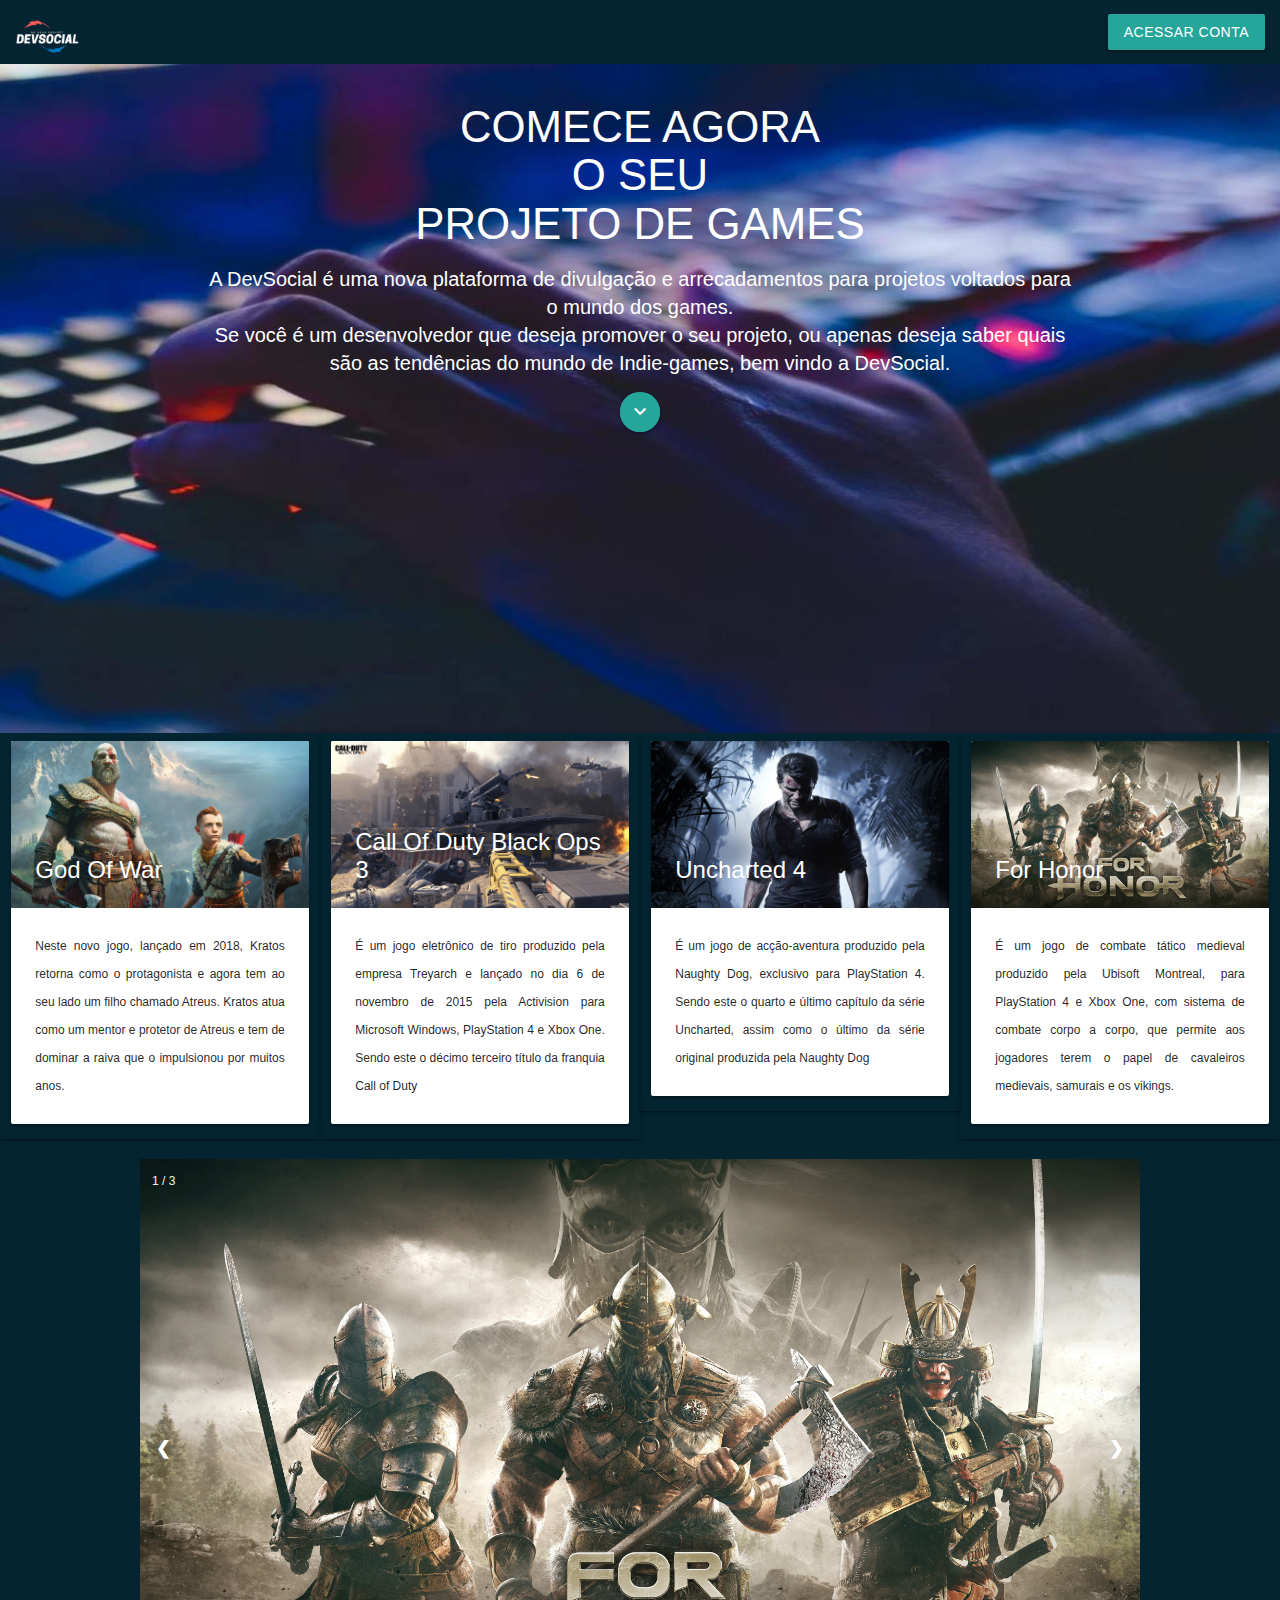
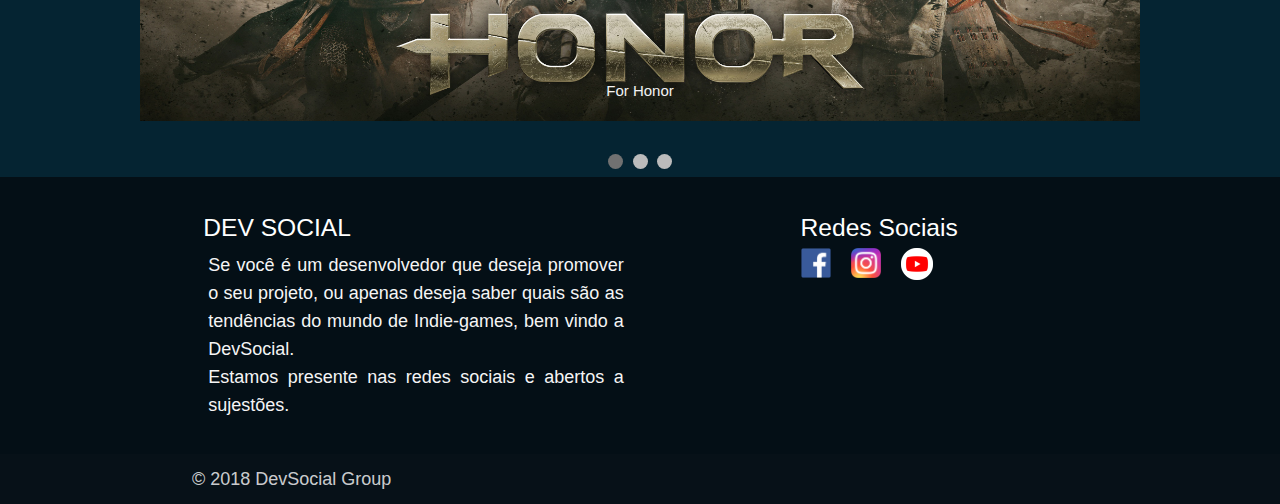
<file: index.html>
<?php
session_start();
?>
<!DOCTYPE html>
<html lang="pt-br">
<head>
    <meta charset="utf-8">
    <meta name="viewport" content="width=device-width, initial-scale=1.0">
    <link rel="stylesheet" type="text/css" href="css/style.css">
    <link href="https://fonts.googleapis.com/css?family=Archivo+Narrow|Cairo|Comfortaa|Cuprum|Yanone+Kaffeesatz" rel="stylesheet">
    <link rel="stylesheet" type="text/css" href="css/materialize.css">
    <link href="https://fonts.googleapis.com/css?family=Roboto" rel="stylesheet">
    <link href="https://fonts.googleapis.com/icon?family=Material+Icons" rel="stylesheet">
    <link rel="shortcut icon" type="image/png" href="img/logo.png">
    <link rel="stylesheet" type="text/css" href="css/cadastro.css">
    <link href="js/java.js">
    <title>Dev Social</title>
</head>
    <style>
        <!-- slide -->
        <!-- #VemProFut -->
        <!-- tesste -->
        * {box-sizing: border-box}
        body {font-family: Verdana, sans-serif; margin:0}
        .mySlides {display: none}   
        img {vertical-align: middle;}
        
        /* Slideshow container */
        .slideshow-container {
            max-width: 1000px;
            position: relative;
            margin: auto;
        }
        
        /* Next & previous buttons */
        .prev, .next {
            cursor: pointer;
            position: absolute;
            top: 50%;
            width: auto;
            padding: 16px;
            margin-top: -22px;
            color: white;
            font-weight: bold;
            font-size: 18px;
            transition: 0.6s ease;
            border-radius: 0 3px 3px 0;
        }
        
        /* Position the "next button" to the right */
        .next {
            right: 0;
            border-radius: 3px 0 0 3px;
        }
        
        /* On hover, add a black background color with a little bit see-through */
        .prev:hover, .next:hover {
            background-color: rgba(0,0,0,0.8);
        }
        
        /* Caption text */
        .text {
            color: #f2f2f2;
            font-size: 15px;
            padding: 8px 12px;
            position: absolute;
            bottom: 8px;
            width: 100%;
            text-align: center;
        }
        
        /* Number text (1/3 etc) */
        .numbertext {
            color: #f2f2f2;
            font-size: 12px;
            padding: 8px 12px;
            position: absolute;
            top: 0;
        }
        
        /* The dots/bullets/indicators */
        .dot {
            cursor: pointer;
            height: 15px;
            width: 15px;
            margin: 0 2px;
            background-color: #bbb;
            border-radius: 50%;
            display: inline-block;
            transition: background-color 0.6s ease;
        }
        .active, .dot:hover {
            background-color: #717171;
        }
        
        /* Fading animation */
        .fade {
            -webkit-animation-name: fade;
            -webkit-animation-duration: 1.5s;
            animation-name: fade;
            animation-duration: 1.5s;
        }
        
        @-webkit-keyframes fade {
            from {opacity: .4} 
            to {opacity: 1}
        }
        
        @keyframes fade {
            from {opacity: .4} 
            to {opacity: 1}
        }
        
        /* On smaller screens, decrease text size */
        @media only screen and (max-width: 300px) {
            .prev, .next,.text {font-size: 11px}
        }
    <!-- slide -->
        
    </style>
    
 
<body>
    <!-- pagina inicial-->
    <!-- vemprofut-->
    <div class="pagina_incial">
        <div class="acessar">
      <!-- Menu -->
            <nav>  
                <div class="nav-wrapper">
                    <a href="#" class="brand-logo"><img src="img/logo.png" width="95px"></a>
                    <ul id="nav-mobile" class="right hide-on-med-and-down">
                        <li><a href="#jogos"><i class="material-icons"></i></a></li>                
                        <li><a class="waves-effect waves-light btn modal-trigger" href="cadastro.html">Acessar Conta</a></li>
                        
                    </ul>
                </div>
            </nav>
            
        </div>
        <div class="texto"><center><h3>COMECE AGORA<br>O SEU<br>PROJETO DE GAMES</h3></center>
            <div class="paragrafo"><p>A DevSocial é uma nova plataforma de divulgação e arrecadamentos para projetos voltados para o mundo dos games.<br>
                Se você é um desenvolvedor que deseja promover o seu projeto, ou apenas deseja saber quais são as tendências do mundo de Indie-games, bem vindo a DevSocial.</p>
                <a href="#jogos" class="btn-floating pulse"><i class="material-icons">keyboard_arrow_down</i></a>
            </div>
        </div>
        
        <img class="imagem" src="img/pagina_incial.jpg" width="1349" height="669">
    </div>
    <!-- cards -->
    <section id="jogos">
        <div class="cards">
            <div class="row">
                <div class="col s12 m3 m3 z-depth-1">
                    <div class="card grow">
                        <div class="card-image">
                            <img src="img/4.jpg">
                            <span class="card-title">God Of War</span>
                            
                        </div>
                        <div class="card-content">
                            <p class="texto-card">Neste novo jogo, lançado em 2018, Kratos retorna como o protagonista e agora tem ao seu lado um filho chamado Atreus. Kratos atua como um mentor e protetor de Atreus e tem de dominar a raiva que o impulsionou por muitos anos.</p>
                        </div>
                    </div>
                </div>
                <div class="col s12 m3 m3 z-depth-1">
                    <div class="card grow">
                        <div class="card-image">
                            <img src="img/Black-Ops-3-3.png">
                            <span class="card-title">Call Of Duty Black Ops 3</span>
                            
                        </div>
                        <div class="card-content">
                            <p class="texto-card">É um jogo eletrônico de tiro produzido pela empresa Treyarch e lançado no dia 6 de novembro de 2015 pela Activision para Microsoft Windows, PlayStation 4 e Xbox One. Sendo este o décimo terceiro título da franquia Call of Duty</p>
                        </div>
                    </div>
                </div>
                <div class="col s12 m3 m3 z-depth-1">
                    <div class="card grow">
                        <div class="card-image">
                            <img src="img/U4_Pack_Art_Final_1421239047_Crop.jpg">
                            <span class="card-title">Uncharted 4</span>
                            
                        </div>
                        <div class="card-content">
                            <p class="texto-card">É um jogo de acção-aventura produzido pela Naughty Dog, exclusivo para PlayStation 4. Sendo este o quarto e último capítulo da série Uncharted, assim como o último da série original produzida pela Naughty Dog</p>
                        </div>
                    </div>
                </div>
                <div class="col s12 m3 z-depth-1">
                    
                    <div class="card grow">
                        <div class="card-image">
                            <img src="img/For-Honor-Xbox-game_3840x2160.jpg">
                            <span class="card-title">For Honor</span>
                            
                        </div>
                        <div class="card-content">
                            <p class="texto-card">É um jogo de combate tático medieval produzido pela Ubisoft Montreal, para PlayStation 4 e Xbox One, com sistema de combate corpo a corpo, que permite aos jogadores terem o papel de cavaleiros medievais, samurais e os vikings.</p>
                        </div>
                    </div>
                </div>
            </div>
        </div>
    </section>
    <!-- slide -->
    <section class="slide">
        
        <div class="slideshow-container">
            
            <div class="mySlides fade">
                <div class="numbertext">1 / 3</div>
                <img src="img/For-Honor-Xbox-game_3840x2160.jpg" style="width: 100%">
                <div class="text">For Honor</div>
            </div>
            
            <div class="mySlides fade">
                <div class="numbertext">2 / 3</div>
                <img src="img/unnamed.jpg" style="width: 100%">
                <div class="text">COD</div>
            </div>
            
            <div class="mySlides fade">
                <div class="numbertext">3 / 3</div>
                <img src="img/jc4_1_hq.jpg" style="width: 100%">
                <div class="text">Just Cause 4</div>
            </div>
            
            <a class="prev" onclick="plusSlides(-1)">&#10094;</a>
            <a class="next" onclick="plusSlides(1)">&#10095;</a>
        </div>
        
        <br>
        
        <div style="text-align:center">
            <span class="dot" onclick="currentSlide(1)"></span> 
            <span class="dot" onclick="currentSlide(2)"></span> 
            <span class="dot" onclick="currentSlide(3)"></span> 
        </div>
    </section>
        <!--rodapé-->
    <footer class="page-footer">
          <div class="container">
            <div class="row">
              <div class="col l6 s12">
                <h5 class="white-text">DEV SOCIAL</h5>
                <p class="grey-text text-lighten-4" id="texto">
                    Se você é um desenvolvedor que deseja promover o seu projeto, ou apenas deseja saber quais são as tendências do mundo de Indie-games, bem vindo a DevSocial.<br>
                    Estamos presente nas redes sociais e abertos a sujestões.
                  </p>
              </div>
              <div class="col l4 offset-l2 s12">
                <h5 class="white-text">Redes Sociais</h5>
                <ul>
                  <li><a id="face" class="grey-text text-lighten-3" href="https://www.facebook.com/Dev-Social-461972417657193/" target="_blank"><img src="img/2000px-F_icon.svg.png" width="30px"></a></li>
                  <li><a id="insta" class="grey-text text-lighten-3" href="https://www.instagram.com/devsocial20/?hl=pt-br" target="_blank"><img src="img/1000px-Instagram_logo_2016.svg.png" width="30px"></a></li>
                  <li><a  id="you" class="grey-text text-lighten-3" href="https://www.youtube.com/" target="_blank"><img src="img/2000px-YouTube_social_white_circle_(2017).svg.png" width="32,5px"></a></li>
                </ul>
              </div>
            </div>
          </div>
          <div class="footer-copyright">
            <div class="container">
            © 2018 DevSocial Group
            </div>
          </div>
    </footer>
            
    <script>
       var slideIndex = 1;
        showSlides(slideIndex);
        
        function plusSlides(n) {
            showSlides(slideIndex += n);
        }
        
        function currentSlide(n) {
            showSlides(slideIndex = n);
        }
        
        function showSlides(n) {
            var i;
            var slides = document.getElementsByClassName("mySlides");
            var dots = document.getElementsByClassName("dot");
            if (n > slides.length) {slideIndex = 1}    
            if (n < 1) {slideIndex = slides.length}
            for (i = 0; i < slides.length; i++) {
                slides[i].style.display = "none";  
            }
            for (i = 0; i < dots.length; i++) {
                dots[i].className = dots[i].className.replace(" active", "");
            }
            
            slides[slideIndex-1].style.display = "block";  
            dots[slideIndex-1].className += " active";
        }
        
         
         document.addEventListener('DOMContentLoaded', function() {
             var elems = document.querySelectorAll('.modal');
             var instance = M.Modal.getInstance(elem);
         });
        $(document).ready(function(){
            $('.modal').modal();
        });
        
        function logout(){
			$.ajax({
                  url: "php/logout.php",
				  method: "POST",
                  dataType: "json",
                  success: function(retorno){
                      if(retorno.deucerto){
                        location.reload();
					  }else{
                        alert('Deu ruim!');
                      }
                  }
            });
		}
    </script>
</body>
</html>
</file>
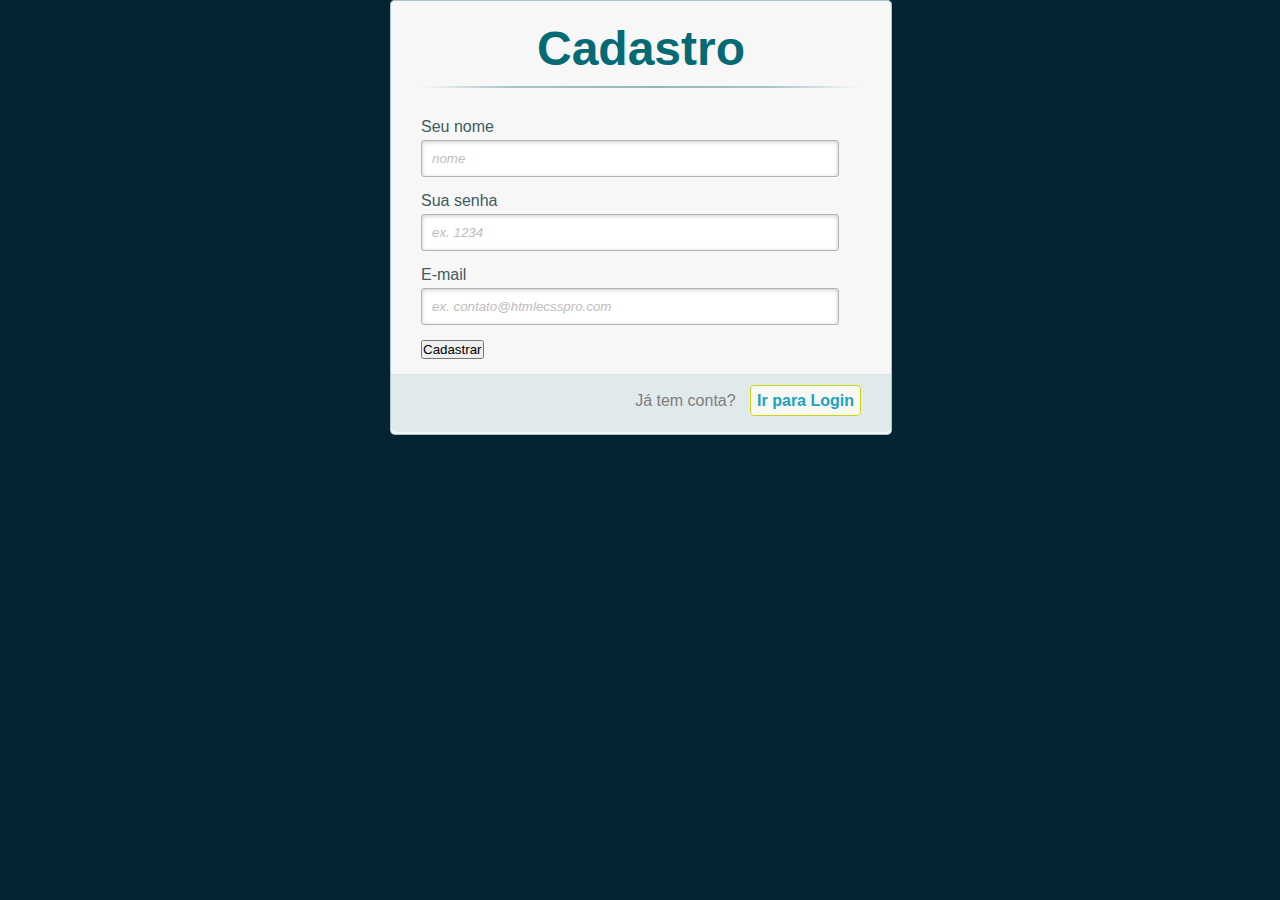
<file: cadastro.html>
<?php
require 'php/verifica-sessao.php';
?>
<html>
<head>
  <meta charset="UTF-8" />
  <title>Cadastro</title>
  <meta name="viewport" content="width=device-width, initial-scale=1.0"> 
  <link rel="stylesheet" type="text/css" href="css/cadastro.css" />
    <link rel="shortcut icon" type="image/png" href="img/logo.png">
    <script src="https://ajax.googleapis.com/ajax/libs/jquery/3.3.1/jquery.min.js"></script>
</head>
    <script>
        function cadastrar(){
            var nome = $('#nome').val();
            var senha = $('#senha').val();
            var email = $('#email').val();
            
            //$('#cadastro').val('');
        
        
        $.ajax({
            url: "php/adicionar-cadastro.php", method: "POST",
            dataType: "json", //tipo de retorno.
            data: {"nome_cad":nome, "senha_cad":senha, "email_cad":email},
            success: function(retorno){
            if(retorno.deucerto){
                window.location.href = "index.html";
            }else{   
                
            }
            }
        });
        }
        function login(){
			var user = $('#user').val();
			var pass = $('#pass').val();
			$.ajax({
                  url: "php/login.php",
				  method: "POST",
                  dataType: "json",
                  data: {'user':user, 'pass': pass},
                  success: function(retorno){
                      if(retorno.deucerto){
                        location.reload();
					  }else{
                        alert(retorno.mensagem);
                      }
                  }
            });
		}
		
		function logout(){
			$.ajax({
                  url: "php/logout.php",
				  method: "POST",
                  dataType: "json",
                  success: function(retorno){
                      if(retorno.deucerto){
                        location.reload();
					  }else{
                        alert('Deu ruim!');
                      }
                  }
            });
        }
    </script>
<body>
  <div class="container" >
    <a class="links" id="paracadastro"></a>
    <a class="links" id="paralogin"></a>
     
    <div class="content">      
      <!--FORMULÁRIO DE LOGIN-->
      <div id="login">
          <h1>Login</h1> 
          <p> 
            <label for="nome_login">Seu nome</label>
            <input id="user1" name="nome_login" required="required" type="text" placeholder="ex. contato@htmlecsspro.com"/>
          </p>
           
          <p> 
            <label for="senha_cad">Sua senha</label>
            <input id="pass1" name="senha" required="required" type="password" placeholder="ex. senha" /> 
          </p>
           
          <p> 
            <input type="checkbox" name="manterlogado" id="manterlogado" value="" /> 
            <label for="manterlogado">Manter-me logado</label>
          </p>
           
          <p> 
            <input type="submit" onclick="login()" value="Logar" /> 
          </p>
           
          <p class="link">
            Ainda não tem conta?
            <a href="#paracadastro">Cadastre-se</a>
          </p>
      </div>
 
      <!--FORMULÁRIO DE CADASTRO-->
      <div id="cadastro"> 
          <h1>Cadastro</h1> 
           
          <p> 
            <label for="nome">Seu nome</label>
            <input id="nome" name="nome_cad" required="required" type="text" placeholder="nome" />
          </p>
        
          <p> 
            <label for="senha">Sua senha</label>
            <input id="senha" name="senha_cad" required="required" type="password" placeholder="ex. 1234"/>
          </p>
           <p> 
            <label for="email">E-mail</label>
            <input id="email" name="nome_mail" required="required" type="text" placeholder="ex. contato@htmlecsspro.com"/>
          </p>
          <p> 
              <button onclick="cadastrar()" id="button_cad">Cadastrar</button> 
          </p>
           
          <p class="link">  
            Já tem conta?
            <a href="#paralogin"> Ir para Login </a>
          </p>
      </div>
    </div>
  </div>
    <script>
    </script>
</body>
</html>
</file>
<file: css/style.css>
body {
    display: flex;
    min-height: 100vh;
    flex-direction: column;
  }

  main {
    flex: 1 0 auto;
  }

footer {
    padding-top: 20px;
    color: #fff;''
    background-color: #6ea7ee;
    padding-bottom: -40px;
}
.texto{
    color: white;
    position: absolute;
    text-align: center;
    margin-top:  10px;
    margin-left: 200px;
    font-family: 'roboto';
    font-size: 20px;
    margin-right: 200px;
}
.pagina_inicial .texto .paragrafo{
    font-size: 12px;
    text-align: center;
    margin-left: 100px;
    margin-right: -20px;
}

html, body {
  font-family: Open Sans;
  font-size: 18px;
  line-height: 28px;
}

h1 {
  letter-spacing: -15px;
  font-family: Open Sans;
  color: white;
  text-align: center;
  font-size: 200px;
  font-weight: 800;
  line-height: 200px;
}

.MainContainer {
  perspective: 1px;
  transform-style: preserve-3d;
  height: 100vh;
  overflow-x: hidden;
  overflow-y: scroll;
}

.ContentContainer {
  position: relative;
  display: block;
  background-color: white;
  z-index: 1;
}

.Content {
  max-width: 750px;
  margin: 0 auto;
  padding: 75px 0;
  
}

p {
  margin: 5px;
}
.nav-wrapper{
    background-color:#052432;
    position:absolute;  
}
.card1{
    margin-top: 150px;
    
}
#face{
    float: left;
    margin-top: -3px;
    margin-left: 0px;
}
#you{
    float: left;
    margin-top: -3px;
    margin-left: 20px;
}
#insta{
    float: left;
    margin-top: -3px;
    margin-left: 20px;
}
nav .nav-wrapper {
    position: relative;
    height: 100%;
}
nav .brand-logo {
    position: absolute;
    color: #fff;
    display: inline-block;
    font-size: 2.1rem;
    padding: 0;
    top: -13px;
}
.slide{
    background-color: #052432;
}
#jogos{
    background-color: #052432;
}
.card-content{
    font-size: 12px;
    margin-bottom: ;
}
#texto{
    text-align: justify;
}
.texto-card{
    text-align: justify;
}
.grow { transition: all .2s ease-in-out; }
.grow:hover { transform: scale(1.1); }

#divulgue{

    margin-top: 8px;
    
}
.sair:hover{
    color: red;
}
button {
	border: none;
	background: red;
	color: #f2f2f2;
	padding: 5px;
	font-size: 10px;
	border-radius: 8px;
	position: relative;
	box-sizing: border-box;
	transition: all 500ms ease;
    margin-right: 10px;
}
button:before {
	content:'';
	position: absolute;
	top: 0px;
	left: 0px;
	width: 0px;
	height: 23px;
	background: rgba(255,255,255,0.3);
	border-radius: 10px;
	transition: all 0.3s ease;
    margin-right: 10px;
} 

button:hover:before {
	width: 100%;
}


#divulgue{
    margin: 16px;
}
.brand-logo3{
    margin: 20px;
}
</file>
<file: css/cadastro.css>
﻿body{
    background-color: #052432;
}
*, *:before, *:after { 
  margin:0;
  padding:0;
  font-family: Arial,sans-serif;
}
 
/* remove a linha dos links */
a{
  text-decoration: none;

}
 
/* esconde as ancoras da tela */
a.links{
  display: none;
}

.content{
  width: 500px;
  min-height: 560px;    
  margin: 0px auto;
  position: relative;   
}

h1{
  font-size: 48px;
  color: #066a75;
  padding: 2px 0 10px 0;
  font-family: Arial,sans-serif;
  font-weight: bold;
  text-align: center;
  padding-bottom: 30px;
}

h1:after{
  content: ' ';
  display: block;
  width: 100%;
  height: 2px;
  margin-top: 10px;
  background: -webkit-linear-gradient(left, rgba(147,184,189,0) 0%,rgba(147,184,189,0.8) 20%,rgba(147,184,189,1) 53%,rgba(147,184,189,0.8) 79%,rgba(147,184,189,0) 100%); 
  background: linear-gradient(left, rgba(147,184,189,0) 0%,rgba(147,184,189,0.8) 20%,rgba(147,184,189,1) 53%,rgba(147,184,189,0.8) 79%,rgba(147,184,189,0) 100%); 
}

p{
  margin-bottom:15px;
}
 
.content p:first-child{
  margin: 0px;
}
 
label{
  color: #405c60;
  position: relative;
}

/* placeholder */
::-webkit-input-placeholder  {
  color: #bebcbc; 
  font-style: italic;
}
 
input:-moz-placeholder,
textarea:-moz-placeholder{
  color: #bebcbc;
  font-style: italic;
}

input {
  outline: none;
}
 
/*estilo dos input,  menos o checkbox */
input:not([type="checkbox"]){
  width: 95%;
  margin-top: 4px;
  padding: 10px;    
  border: 1px solid #b2b2b2;
 
  -webkit-border-radius: 3px;
  border-radius: 3px;
 
  -webkit-box-shadow: 0px 1px 4px 0px rgba(168, 168, 168, 0.6) inset;
  box-shadow: 0px 1px 4px 0px rgba(168, 168, 168, 0.6) inset;
 
  -webkit-transition: all 0.2s linear;
  transition: all 0.2s linear;
}
 
/*estilo do botão submit */
input[type="submit"]{
  width: 100%!important;
  cursor: pointer;  
  background: rgb(61, 157, 179);
  padding: 8px 5px;
  color: #fff;
  font-size: 20px;  
  border: 1px solid #fff;   
  margin-bottom: 10px;  
  text-shadow: 0 1px 1px #333;
 
  -webkit-border-radius: 5px;
  border-radius: 5px;
 
  transition: all 0.2s linear;
}
 
/*estilo do botão submit no hover */
input[type="submit"]:hover{
  background: #4ab3c6;
}

.link{
  position: absolute;
  background: #e1eaeb;
  color: #7f7c7c;
  left: 0px;
  height: 20px;
  width: 440px;
  padding: 17px 30px 20px 30px;
  font-size: 16px;
  text-align: right;
  border-top: 1px solid #dbe5e8;
 
  -webkit-border-radius: 0 0  5px 5px;
  border-radius: 0 0  5px 5px;
}
 
.link a {
  font-weight: bold;
  background: #f7f8f1;
  padding: 6px;
  color: rgb(29, 162, 193);
  margin-left: 10px;
  border: 1px solid #cbd518;
 
  -webkit-border-radius: 4px;
  border-radius: 4px;  
 
  -webkit-transition: all 0.4s linear;
  transition: all 0.4s  linear;
}
 
.link a:hover {
  color: #39bfd7;
  background: #f7f7f7;
  border: 1px solid #4ab3c6;
}

#cadastro, 
#login{
  position: absolute;
  top: 0px;
  width: 88%;   
  padding: 18px 6% 60px 6%;
  margin: 0 0 35px 0;
  background: #f7f7f7;
  border: 1px solid rgba(147, 184, 189,0.8);
   
  -webkit-box-shadow: 5px;
  border-radius: 5px;
   
  -webkit-animation-duration: 0.5s;
  -webkit-animation-timing-function: ease;
  -webkit-animation-fill-mode: both;
 
  animation-duration: 0.5s;
  animation-timing-function: ease;
  animation-fill-mode: both;
}

/* Efeito ao clicar no botão ( Ir para Login ) */
#paracadastro:target ~ .content #cadastro,
#paralogin:target ~ .content #login{
  z-index: 2;
  -webkit-animation-name: fadeInLeft;
  animation-name: fadeInLeft;
 
  -webkit-animation-delay: .1s;
  animation-delay: .1s;
}
 
/* Efeito ao clicar no botão ( Cadastre-se ) */
#registro:target ~ .content #login,
#paralogin:target ~ .content #cadastro{
  -webkit-animation-name: fadeOutLeft;
  animation-name: fadeOutLeft;
}

/*fadeInLeft*/
@-webkit-keyframes fadeInLeft {
  0% {
    opacity: 0;
    -webkit-transform: translateX(-20px);
  }
  100% {
    opacity: 1;
    -webkit-transform: translateX(0);
  }
}
 
@keyframes fadeInLeft {
  0% {
    opacity: 0;
    transform: translateX(-20px);
  }
  100% {
    opacity: 1;
    transform: translateX(0);
  }
}
 
/*fadeOutLeft*/
@-webkit-keyframes fadeOutLeft {
  0% {
    opacity: 1;
    -webkit-transform: translateX(0);
  }
  100% {
    opacity: 0;
    -webkit-transform: translateX(-20px);
  }
}
 
@keyframes fadeOutLeft {
  0% {
    opacity: 1;
    transform: translateX(0);
  }
  100% {
    opacity: 0;
    transform: translateX(-20px);
  }
}




.button_cad {
	-moz-box-shadow:inset 0px 0px 0px 0px #fafdff;
	-webkit-box-shadow:inset 0px 0px 0px 0px #fafdff;
	box-shadow:inset 0px 0px 0px 0px #fafdff;
	background-color:#0c7696;
	-webkit-border-top-left-radius:19px;
	-moz-border-radius-topleft:19px;
	border-top-left-radius:19px;
	-webkit-border-top-right-radius:19px;
	-moz-border-radius-topright:19px;
	border-top-right-radius:19px;
	-webkit-border-bottom-right-radius:19px;
	-moz-border-radius-bottomright:19px;
	border-bottom-right-radius:19px;
	-webkit-border-bottom-left-radius:19px;
	-moz-border-radius-bottomleft:19px;
	border-bottom-left-radius:19px;
	text-indent:-2.66px;
	border:1px solid #fcf9fc;
	display:inline-block;
	color:#faedfa;
	font-family:Arial;
	font-size:16px;
	font-weight:bold;
	font-style:normal;
	height:37px;
	line-height:37px;
	width:116px;
	text-decoration:none;
	text-align:center;
	text-shadow:1px 1px 0px #000000;
}.button_cad:hover {
	background-color:#244a63;
}.button_cad:active {
	position:relative;
	top:1px;
}

.button_log {
	-moz-box-shadow:inset 0px 0px 0px 0px #fafdff;
	-webkit-box-shadow:inset 0px 0px 0px 0px #fafdff;
	box-shadow:inset 0px 0px 0px 0px #fafdff;
	background-color:#0c7696;
	-webkit-border-top-left-radius:19px;
	-moz-border-radius-topleft:19px;
	border-top-left-radius:19px;
	-webkit-border-top-right-radius:19px;
	-moz-border-radius-topright:19px;
	border-top-right-radius:19px;
	-webkit-border-bottom-right-radius:19px;
	-moz-border-radius-bottomright:19px;
	border-bottom-right-radius:19px;
	-webkit-border-bottom-left-radius:19px;
	-moz-border-radius-bottomleft:19px;
	border-bottom-left-radius:19px;
	text-indent:-2.66px;
	border:1px solid #fcf9fc;
	display:inline-block;
	color:#faedfa;
	font-family:Arial;
	font-size:16px;
	font-weight:bold;
	font-style:normal;
	height:37px;
	line-height:37px;
	width:116px;
	text-decoration:none;
	text-align:center;
	text-shadow:1px 1px 0px #000000;
}.button_log:hover {
	background-color:#244a63;
}.button_log:active {
	position:relative;
	top:1px;
}

#blah{
    max-width: 200px;
    
}
input[type=file]{
    padding:10px;
    background-image: linear-gradient(#066a75, #162828);
    color: white;
}
</file>
